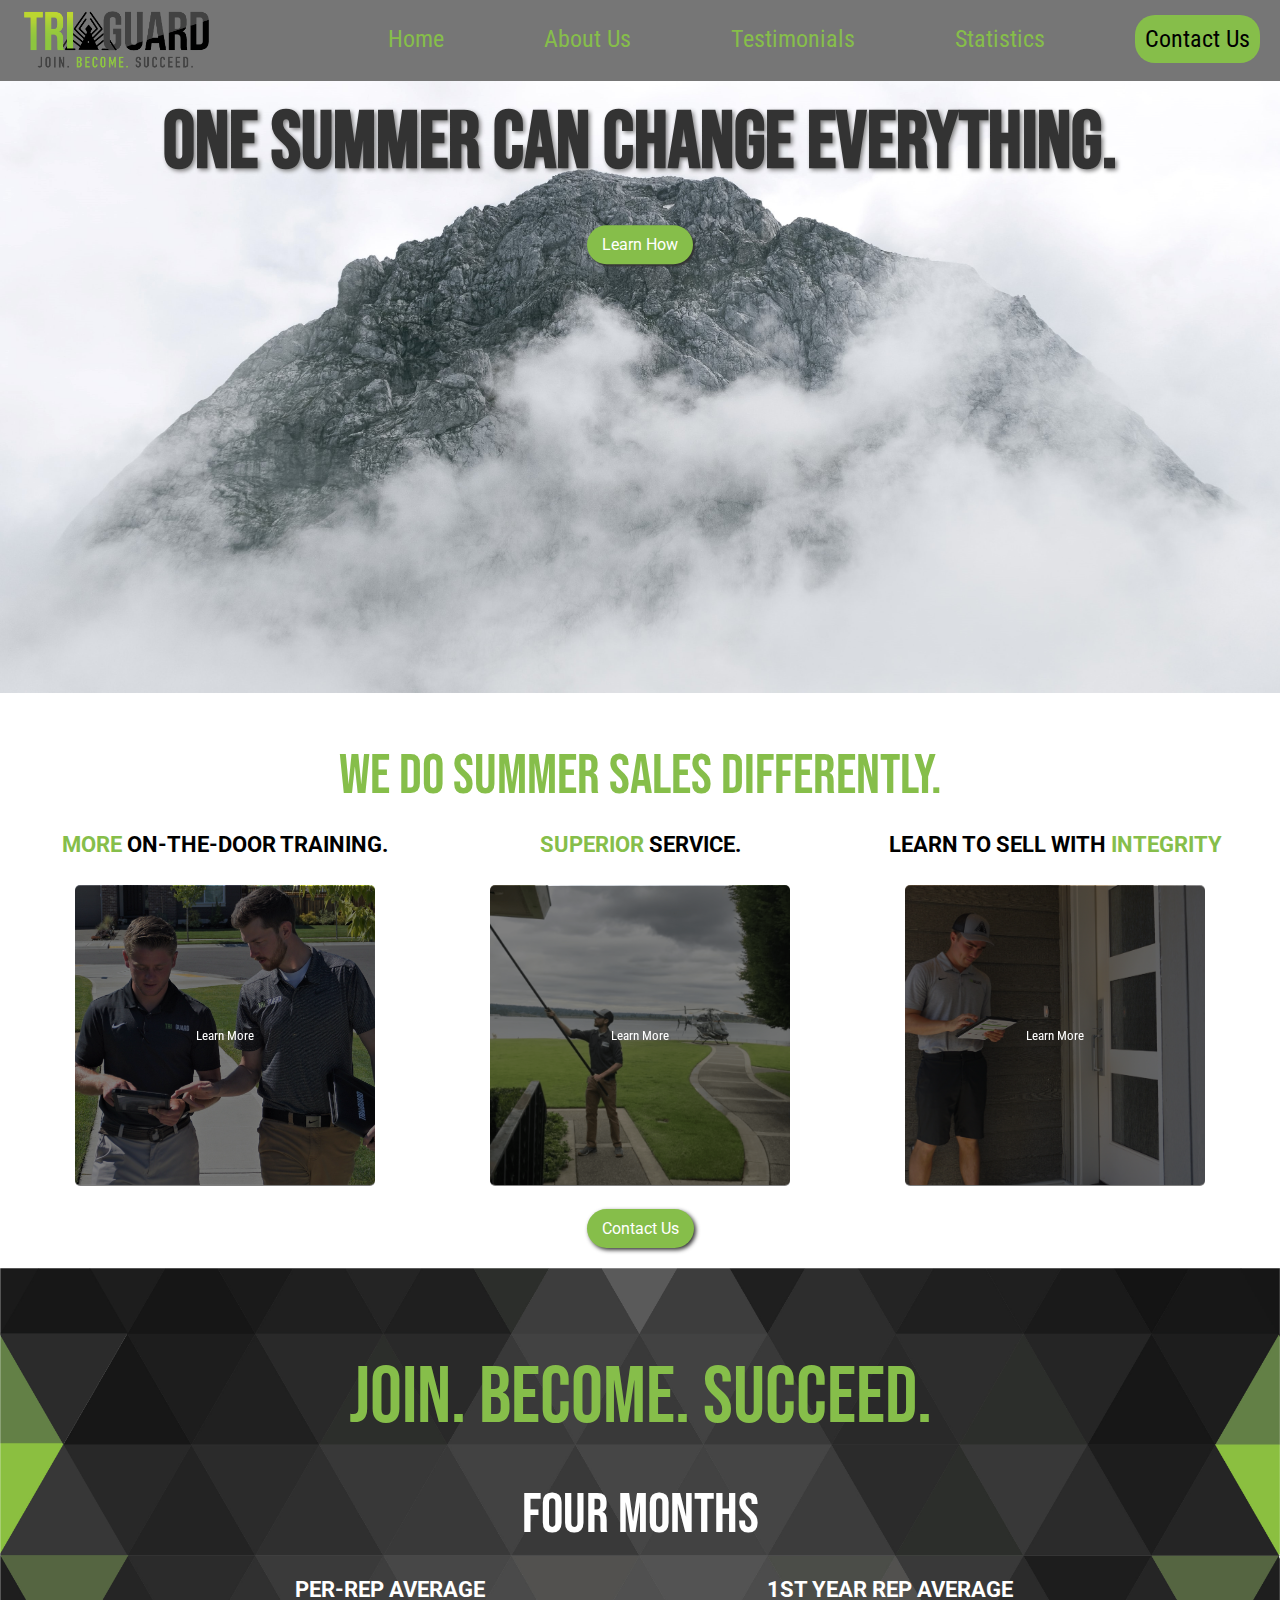
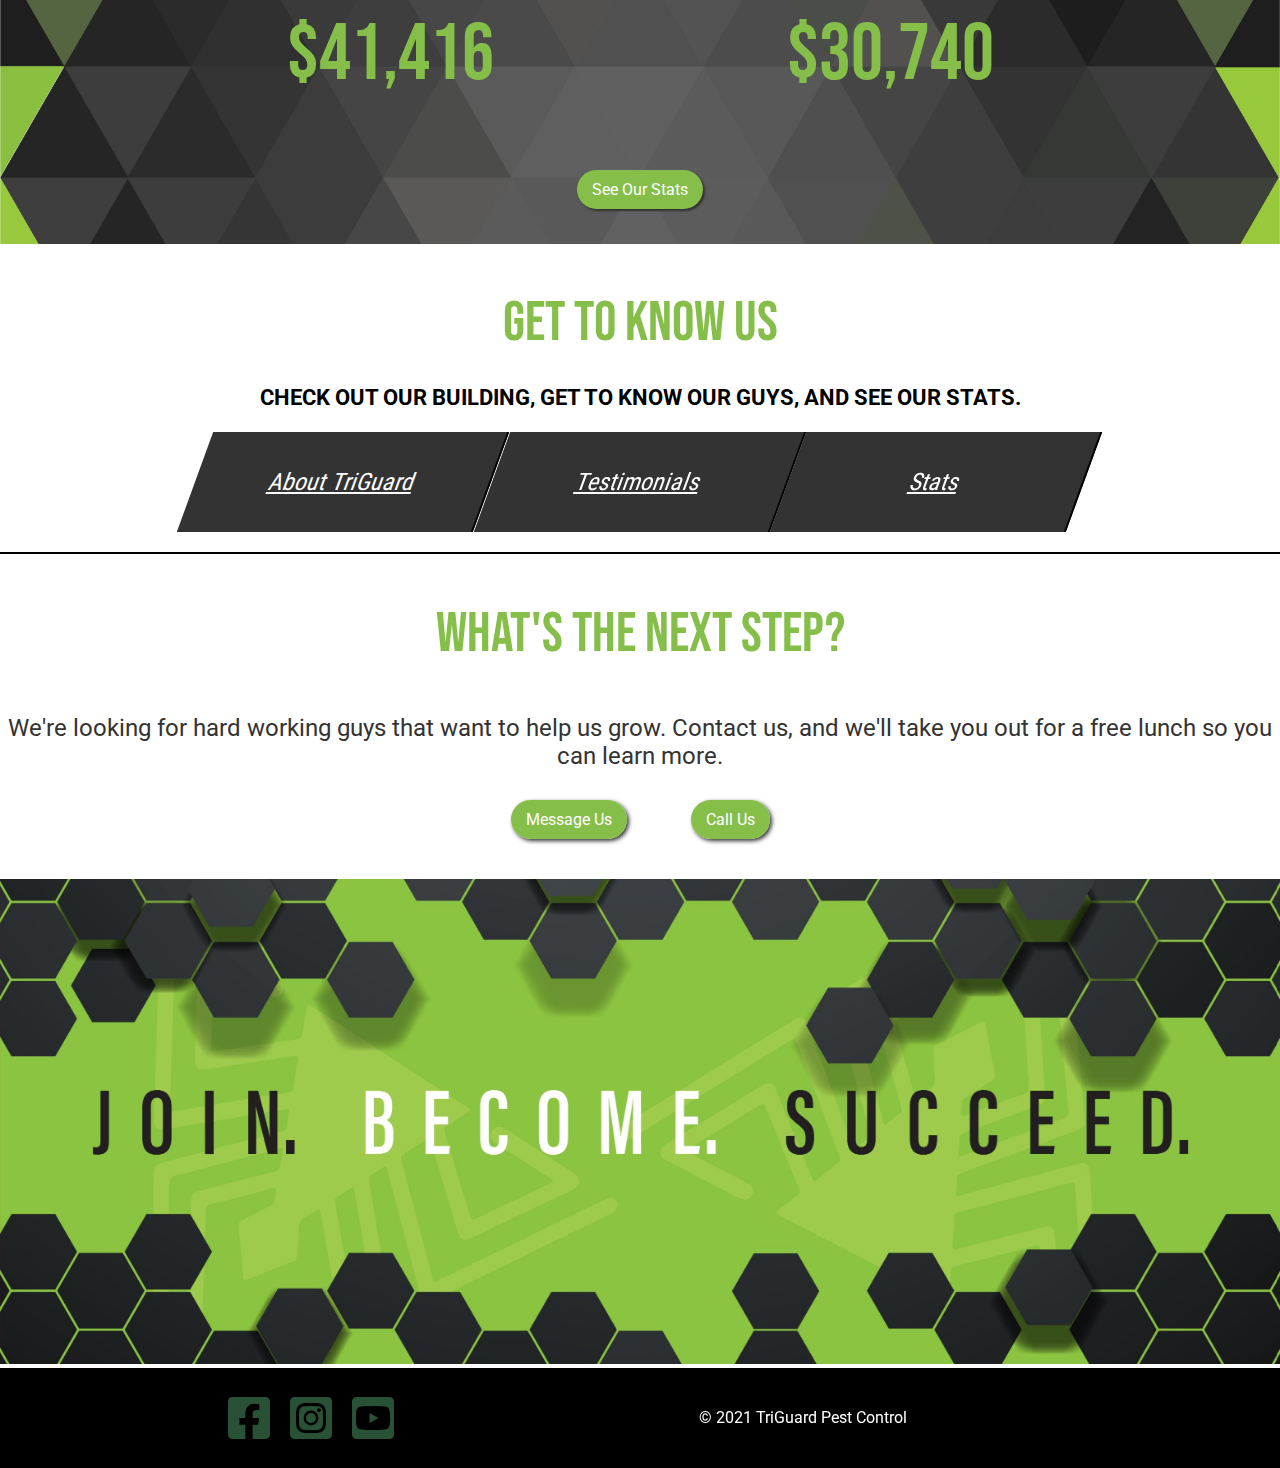
<file: index.html>
<!DOCTYPE html>
<html lang="en">

<head>
  <meta charset="utf-8" />
  <meta name="viewport" content="width=device-width, initial-scale=1, maximum-scale=1, user-scalable=no" />
  <meta http-equiv="X-UA-Compatible" content="IE=edge,chrome=1">
  <meta name="HandheldFriendly" content="true">
  <link rel="icon" href="triguard-web-images/Triguard-spider.png" />

  <title>TriGuard Sales</title>

  <!-- Meta tags for SEO and social sharing -->
  <link rel="canonical" href="https://triguardsales.com" />
  <meta name="description" content="Recruiting website for TriGuard Pest Control door-to-door sales." />
  <meta name="robots" content="index,follow" />
  <meta property="og:title" content="TriGuard Sales" />
  <meta property="og:type" content="article" />
  <meta property="og:url" content="https://triguardsales.com" />
  <meta property="og:description" content="Recruiting website for TriGuard Pest Control door-to-door sales." />
  <meta name="twitter:card" content="summary" />

  <!-- Import the webpage's stylesheet -->
  <link rel="stylesheet" href="style.css" />

  <link rel="stylesheet" href="https://cdnjs.cloudflare.com/ajax/libs/font-awesome/4.7.0/css/font-awesome.min.css">
  <link rel="stylesheet" href="all.min.css">

  <!-- Import the webpage's javascript file -->
  <script src="script.js" defer></script>
</head>

<body>
  <!-- The wrapper and content divs set margins and positioning -->
  <div class="wrapper">

    <!-- This is the start of content for our page -->
    <header>
      <div class="topnav" id="myLinks">
        <img class="logo" src="triguard-web-images/triguard-logo.png" alt="logo">
        <nav>
          <ul>
            <li><a href="index.html">Home</a></li>
            <li><a href="about.html">About Us</a></li>
            <li><a href="testimonials.html">Testimonials</a></li>
            <li><a href="stats.html">Statistics</a></li>
            <li><a href="contact.html" class="contact-pop">Contact Us</a></li>
          </ul>
          <!-- "Hamburger menu" / "Bar icon" to toggle the navigation links -->
          <a href="javascript:void(0);" class="icon" onclick="hamburgerNav()">
            <i class="fa fa-bars"></i>
          </a>
        </nav>
      </div>
    </header>
    <main>
      <div class="banner">
        <h1 class="title">ONE SUMMER CAN CHANGE EVERYTHING.</h1>
        <a class="clickme" href="contact.html">Learn How</a>

        <img src="triguard-web-images/mountain_fog.jpg" class="fog" alt="fog and mountain">
      </div>
      <div class="section1" id="sec1">
        <h2 class="sub-header">
          We do summer sales differently.
        </h2>
        <!-- training -->
        <h3 class="training-h3"><span class="pop">More</span> On-the-door Training.</h3>
        <div class="training">
          <img src="triguard-web-images/training-min.JPG" alt="image">
        </div>

        <button class="centerbutton" data-modal-target="#modal">Learn More</button>
        <div class="modal" id="modal">
          <div class="modal-header">
            <h3>Get the on-the-door training you deserve.</h3>
            <button data-close-button class="close-button">&times;</button>
          </div>
          <div class="modal-img1"><img src="triguard-web-images/training-min.JPG"></div>
          <div class="modal-body">
            In most door-to-door companies, the managers have to compete against you for their own sales. The
            difference with TriGuard is that your managers don’t have to make their own sales, their primary focus is
            on training you. Other companies might give you on-the-door training during your first day or two, but
            your TriGuard managers are available to train you on the doors throughout the entire summer.
          </div>
        </div>
        <div id="overlay"></div>
        <!-- integrity -->
        <h3 class="integrity-h3">Learn to Sell With <span class="pop">Integrity</span></h3>
        <div class="integrity">
          <img src="triguard-web-images/andrew-min.JPG" alt="image">
        </div>
        <button class="centerbutton2" data-modal-target="#modal2">Learn More</button>
        <div class="modal" id="modal2">
          <div class="modal-header">
            <h3>Integrity sells the most.</h3>
            <button data-close-button class="close-button">&times;</button>
          </div>
          <div class="modal-img1"><img src="triguard-web-images/andrew-min.JPG"></div>
          <div class="modal-body">
            Many people believe that in order to succeed in door-to-door sales, you have to be dishonest,
            manipulative, or trick people into buying. At TriGuard, we believe that you should never have to
            compromise your integrity to make a
            sale. We’ll teach you how to be honest and transparent with your customers. Over the years, we have found
            that often the most honest sales reps make the most sales.
          </div>
        </div>
        <!-- service -->
        <h3 class="service-h3"><span class="pop">Superior</span> Service.</h3>
        <div class="service">
          <img src="triguard-web-images/superior_service-min.png" alt="image">
        </div>
        <button class="centerbutton3" data-modal-target="#modal3">Learn More</button>
        <div class="modal" id="modal3">
          <div class="modal-header">
            <h3>Higher quality = higher contract value.</h3>
            <button data-close-button class="close-button">&times;</button>
          </div>
          <div class="modal-img1"><img src="triguard-web-images/superior_service-min.png"></div>
          <div class="modal-body">
            Pest control is a competitive industry, so we pride ourselves in having a top-of-the-line service. We
            train our technicians to go above and beyond on each service, giving you the piece of mind that your
            customers are being taken care of. Because we have a superior service compared to other companies, you can
            count on a higher contract value and higher customer retention.</br>
            Ask your manager about the differences in our service.
          </div>
        </div>
      </div>
      <div class="center-container">
        <a class="contact" href="contact.html">Contact Us</a>
      </div>
      <div class="section2">
        <h2 class="slogan">Join. Become. Succeed.</h2>
        <h2 class="four-months">Four Months</h2>
        <div class="per-rep">
          <h3>Per-Rep Average</h3>
          <h2 class="avg">$41,416</h2>
        </div>
        <div class="first-year">
          <h3>1st Year Rep Average</h3>
          <h2 class="first-year-avg">$30,740</h2>
        </div>
        <a class="stats" href="stats.html">See Our Stats</a>
      </div>
      <div class="section3">
        <h2>Get to know us</h2>
        <h3>Check out our building, get to know our guys, and see our stats.</h3>
        <div class="links">
          <div class="about-link">
            <a href="about.html">About TriGuard</a>
          </div>
          <div class="testimonials-link">
            <a href="testimonials.html">Testimonials</a>
          </div>
          <div class="stats-link">
            <a href="stats.html">Stats</a>
          </div>
        </div>
      </div>
      <div class="section4">
        <h2>What's the next step?</h2>
        <p>We're looking for hard working guys that want to
          help us grow. Contact us, and we'll take you out for a free lunch so you can learn more.</p>
        <a class="message" href="contact.html">Message Us</a>
        <a class="meeting" href="tel:+1(480)-452-3986">Call Us</a>
        <img src="triguard-web-images/slogan.jpg" alt="image">
      </div>
    </main>
  </div>
  <footer class="footer-bottom">
    <div class="container">
      <ul class="social-icons">
        <li><a href="https://www.facebook.com/TriGuardPestControl" target="_blank"><i
              class="fab fa-facebook-square"></i></a>
        </li>
        <li><a href="https://www.instagram.com/triguardsales/" target="_blank"><i
              class="fab fa-instagram-square"></i></a>
        </li>
        <li><a href="https://www.youtube.com/watch?v=EtZL84Ne5-c" target="_blank"><i
              class="fab fa-youtube-square"></i></a>
        </li>
      </ul>
      <div id="footer-info">© 2021 TriGuard Pest Control</div>
    </div>
  </footer>
</body>

</html>
</file>
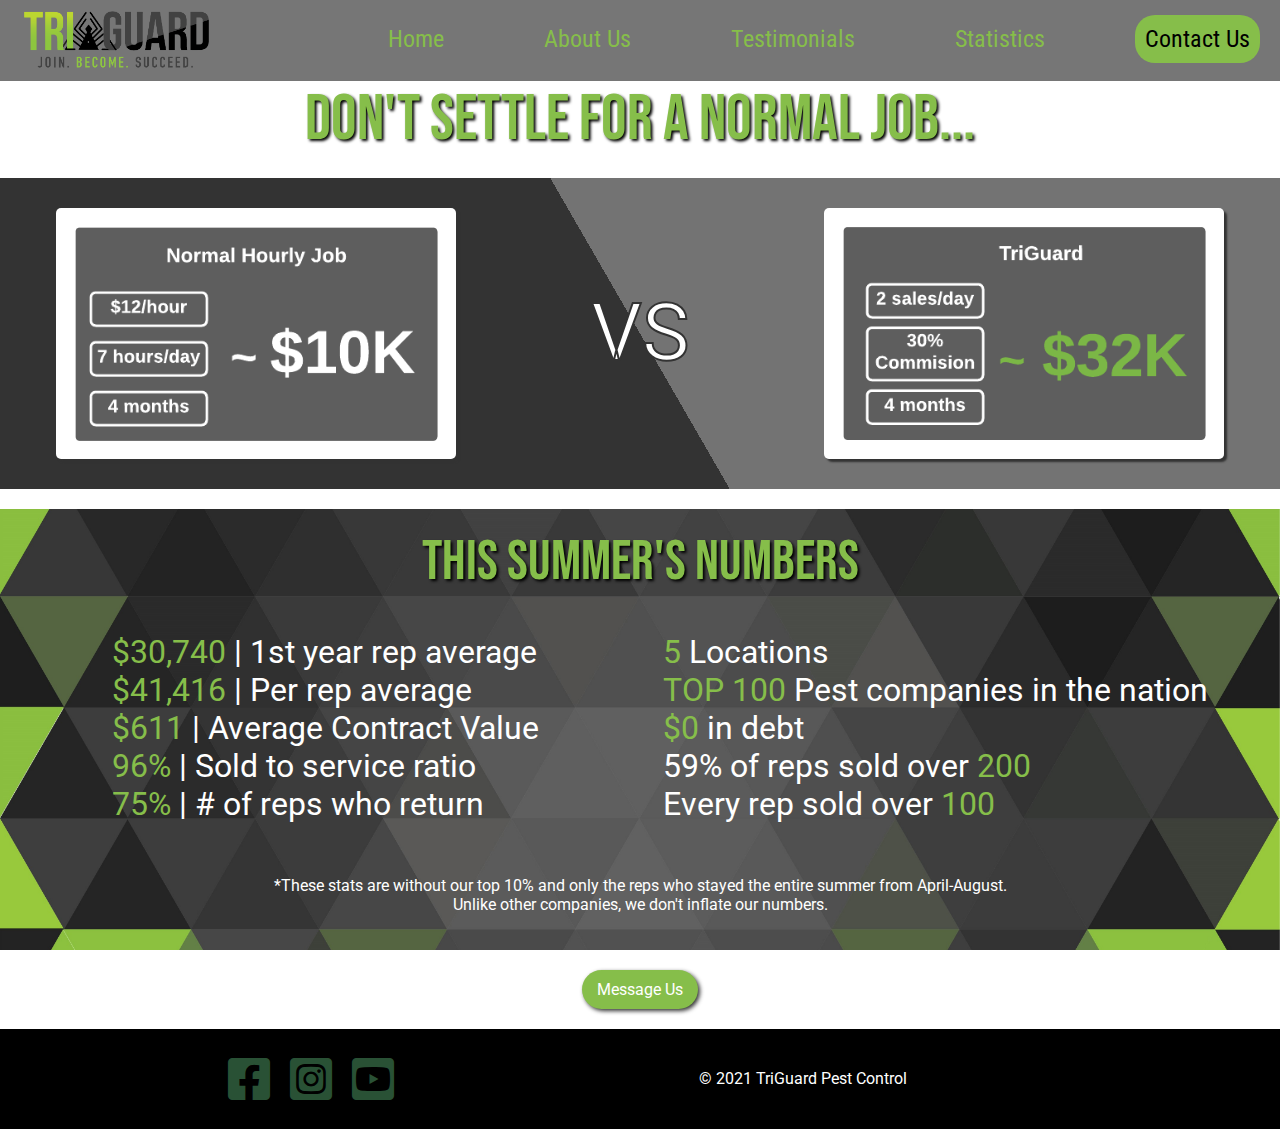
<file: stats.html>
<!DOCTYPE html>
<html lang="en">

<head>
    <meta charset="utf-8" />
    <meta name="viewport" content="width=device-width, initial-scale=1" />
    <link rel="icon" href="triguard-web-images/Triguard-spider.png" />

    <title>TriGuard Sales</title>

    <!-- Meta tags for SEO and social sharing -->
    <link rel="canonical" href="https://triguardsales.com" />
    <meta name="description" content="Recruiting website for TriGuard Pest Control door-to-door sales." />
    <meta name="robots" content="index,follow" />
    <meta property="og:title" content="TriGuard Sales" />
    <meta property="og:type" content="article" />
    <meta property="og:url" content="https://triguardsales.com" />
    <meta property="og:description" content="Recruiting website for TriGuard Pest Control door-to-door sales." />
    <meta name="twitter:card" content="summary" />

    <!-- Import the webpage's stylesheet -->
    <link rel="stylesheet" href="style.css" />

    <link rel="stylesheet" href="https://cdnjs.cloudflare.com/ajax/libs/font-awesome/4.7.0/css/font-awesome.min.css">
    <link rel="stylesheet" href="all.min.css">

    <!-- Import the webpage's javascript file -->
    <script src="script.js" defer></script>
</head>

<body>
    <!-- The wrapper and content divs set margins and positioning -->
    <div>
        <!-- This is the start of content for our page -->
        <header>
            <div class="topnav" id="myLinks">
                <img class="logo" src="triguard-web-images/triguard-logo.png" alt="logo">
                <nav>
                    <ul>
                        <li><a href="index.html">Home</a></li>
                        <li><a href="about.html">About Us</a></li>
                        <li><a href="testimonials.html">Testimonials</a></li>
                        <li><a href="stats.html">Statistics</a></li>
                        <li><a href="contact.html" class="contact-pop">Contact Us</a></li>
                    </ul>
                    <!-- "Hamburger menu" / "Bar icon" to toggle the navigation links -->
                    <a href="javascript:void(0);" class="icon" onclick="hamburgerNav()">
                        <i class="fa fa-bars"></i>
                    </a>
                </nav>
            </div>
        </header>
        <main class="stats-main">
            <h1 class="stats-heading">Don't Settle for a Normal Job...</h1>
            <div class="job">
                <img class="normaljob" src="triguard-web-images/normaljob.png" alt="normal job earnings">
                <p class="vs">VS</p>
                <img class="triguardjob" src="triguard-web-images/triguard-stats.png" alt="triguard average earnings">
            </div>
            <div class="numbers-container">
                <div class="numbers">
                    <h2 class="stats-subheading">This Summer's Numbers</h2>
                    <div class="lists">
                        <div class="stats-list">
                            <ul>
                                <li><span class="pop">$30,740</span> | 1st year rep average </li>
                                <li><span class="pop">$41,416</span> | Per rep average</li>
                                <li><span class="pop">$611</span> | Average Contract Value</li>
                                <li><span class="pop">96%</span> | Sold to service ratio</li>
                                <li><span class="pop">75%</span> | # of reps who return</li>
                            </ul>
                        </div>
                        <div class="stats-list2">
                            <ul>
                                <li><span class="pop">5</span> Locations</li>
                                <li><span class="pop">Top 100</span> Pest companies in the nation</li>
                                <li><span class="pop">$0</span> in debt</li>
                                <li>59% of reps sold over <span class="pop">200</span></li>
                                <li>Every rep sold over <span class="pop">100</span></li>
                            </ul>
                        </div>
                    </div>
                    <p>*These stats are without our top 10% and only the reps who stayed the entire summer from
                        April-August.<br> Unlike other companies, we don't inflate our numbers.</p>
                </div>
            </div>
            <div class="center-container">
                <a class="contact" href="contact.html">Message Us</a>
            </div>
        </main>
    </div>
    <footer class="footer-bottom">
        <div class="container">
            <ul class="social-icons">
                <li><a href="https://www.facebook.com/TriGuardPestControl" target="_blank"><i
                            class="fab fa-facebook-square"></i></a>
                </li>
                <li><a href="https://www.instagram.com/triguardsales/" target="_blank"><i
                            class="fab fa-instagram-square"></i></a>
                </li>
                <li><a href="https://www.youtube.com/watch?v=EtZL84Ne5-c" target="_blank"><i
                            class="fab fa-youtube-square"></i></a>
                </li>
            </ul>
            <div id="footer-info">© 2021 TriGuard Pest Control</div>
        </div>
    </footer>
</body>

</html>
</file>
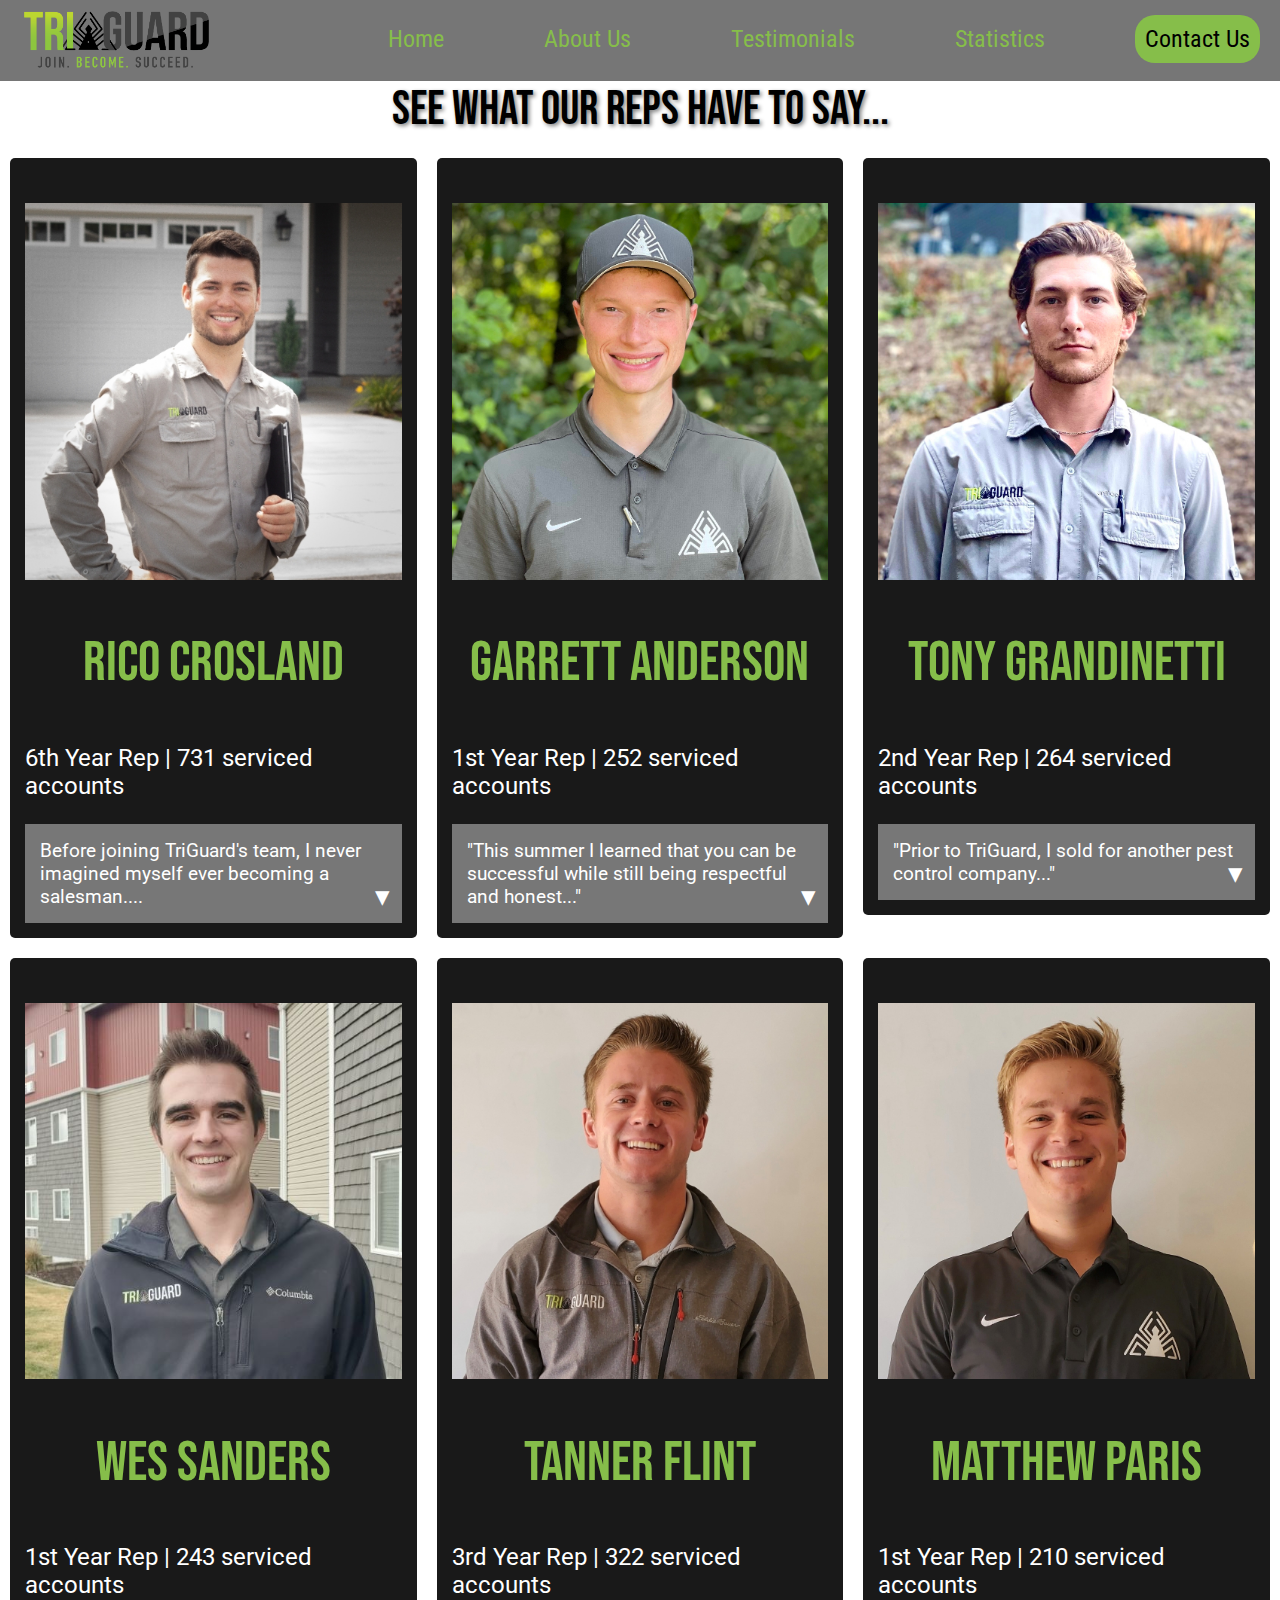
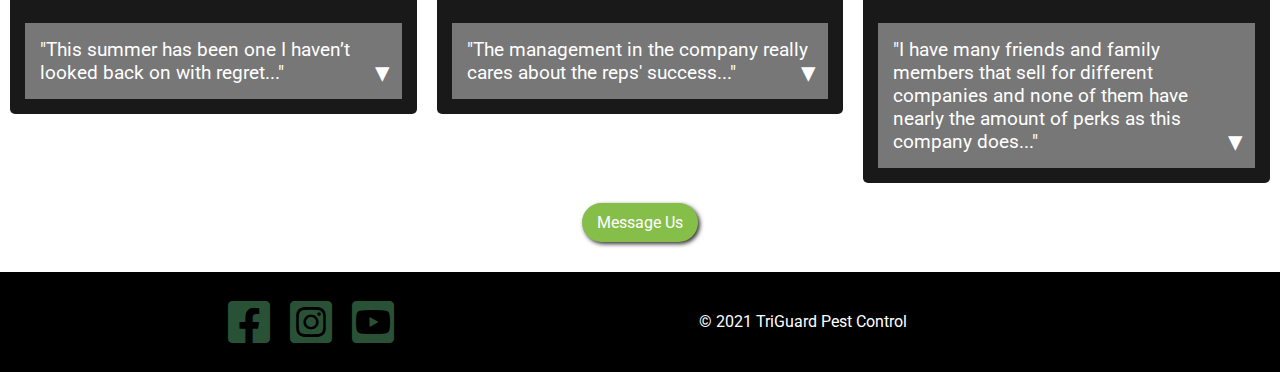
<file: testimonials.html>
<!DOCTYPE html>
<html lang="en">

<head>
    <meta charset="utf-8" />
    <meta name="viewport" content="width=device-width, initial-scale=1" />
    <link rel="icon" href="triguard-web-images/Triguard-spider.png" />

    <title>TriGuard Sales</title>

    <!-- Meta tags for SEO and social sharing -->
    <link rel="canonical" href="https://triguardsales.com" />
    <meta name="description" content="Recruiting website for TriGuard Pest Control door-to-door sales." />
    <meta name="robots" content="index,follow" />
    <meta property="og:title" content="TriGuard Sales" />
    <meta property="og:type" content="article" />
    <meta property="og:url" content="https://triguardsales.com" />
    <meta property="og:description" content="Recruiting website for TriGuard Pest Control door-to-door sales." />
    <meta name="twitter:card" content="summary" />

    <!-- Import the webpage's stylesheet -->
    <link rel="stylesheet" href="style.css" />

    <link rel="stylesheet" href="https://cdnjs.cloudflare.com/ajax/libs/font-awesome/4.7.0/css/font-awesome.min.css">
    <link rel="stylesheet" href="all.min.css">

    <!-- Import the webpage's javascript file -->
    <script src="script.js" defer></script>
    <script src="script2.js" defer></script>
</head>

<body>
    <!-- The wrapper and content divs set margins and positioning -->
    <div>
        <!-- This is the start of content for our page -->
        <header>
            <div class="topnav" id="myLinks">
                <img class="logo" href="index.html" src="triguard-web-images/triguard-logo.png" alt="logo">
                <nav>
                    <ul>
                        <li><a href="index.html">Home</a></li>
                        <li><a href="about.html">About Us</a></li>
                        <li><a href="testimonials.html">Testimonials</a></li>
                        <li><a href="stats.html">Statistics</a></li>
                        <li><a href="contact.html" class="contact-pop">Contact Us</a></li>
                    </ul>
                    <!-- "Hamburger menu" / "Bar icon" to toggle the navigation links -->
                    <a href="javascript:void(0);" class="icon" onclick="hamburgerNav()">
                        <i class="fa fa-bars"></i>
                    </a>
                </nav>
            </div>
        </header>
        <main class="testimonials-main">
            <h1 class="testimonials-title">See What Our Reps Have to Say...</h1>
            <div class="testimonials-grid">
                <div class="rico">
                    <div class="rep-box">
                        <img src="triguard-web-images/rico.jpg" alt="image of sales rep">
                        <h2>Rico Crosland</h2>
                        <p>6th Year Rep | 731 serviced accounts</p>
                        <button tpye="button" class="accordian__button">Before joining TriGuard's team, I never imagined
                            myself ever becoming a salesman....</button>
                        <div class="accordian__content">
                            <p>"Before joining TriGuard's team, I never imagined myself ever becoming a salesman. In
                                fact, I thought sales people were annoying and often times unethical. TriGuard
                                taught me
                                that I don't need to be a typical "Sales Bro" or lower my standards in order to
                                succeed,
                                so I took a risk and signed up.
                                I had a great first summer; I made great money and great memories, all while
                                maintaining
                                my integrity. Now, after a few years with TriGuard, I feel obligated to share my
                                experience with others and allow them to experience the same thing. I love my job
                                and
                                love my company. Give us a shot, and I'm sure you will too."
                            </p>
                        </div>
                    </div>
                </div>
                <div class="garrett">
                    <div class="rep-box">
                        <img src="triguard-web-images/Garrett-Anderson.jpg" alt="image of sales rep">
                        <h2>Garrett Anderson</h2>
                        <p>1st Year Rep | 252 serviced accounts</p>
                        <button tpye="button" class="accordian__button">"This summer I learned that you can be successful while still being
                            respectful and honest..."</button>
                        <div class="accordian__content">
                            <p>"This was my first year selling pest control and I'm very happy I went with TriGuard. I
                                did significantly better than I was expecting and it was because of the support I
                                received from my managers and co-workers. I had 2 managers in my office who were solely
                                dedicated to my success and the success of the other guys selling. Instead of focusing
                                on selling their own accounts, they spent all day making sure everything ran smoothly
                                for us and would come knock with us to help us improve. We also have the best
                                technicians who care about our customers and do a good, thorough job treating homes. One
                                of my main concerns about selling door to door was feeling like I was being dishonest or
                                deceptive. However, this summer I learned that you can be successful while still being
                                respectful and honest. Overall, working for TriGuard has been a great experience and a
                                huge blessing financially. I'm glad I gave summer sales a shot."
                            </p>
                        </div>
                    </div>
                </div>
                <div class="tony">
                    <div class="rep-box">
                        <img src="triguard-web-images/Tony-Grandinetti.jpg" alt="image of sales rep">
                        <h2>Tony Grandinetti</h2>
                        <p>2nd Year Rep | 264 serviced accounts</p>
                        <button tpye="button" class="accordian__button">"Prior to TriGuard, I sold for another pest control company..."</button>
                        <div class="accordian__content">
                            <p>"Prior to TriGuard, I sold for another pest control company. I appreciate that
                                TriGuard is a family owned company that invests in their employees' success both at work
                                and outside of work. I tend to be a little competitive, so I also enjoy the incentives
                                and contests. Prior to coming back this year, I established my overall goals for the
                                season and broke
                                them down to weekly and daily goals. I have always closely tracked my average contract
                                value, daily sales vs. accounts serviced, weekly sales and monthly sales. I focused on
                                removing distractions from meeting my goals and instead focused on consistency. I am
                                constantly looking at ways to better connect with my customers to gain their trust and
                                demonstrate value in our service. I seek feedback from my peers and am willing to help
                                others when needed. I also like to work closely with our techs to let them know we
                                appreciate them taking care of the customers."
                            </p>
                        </div>
                    </div>
                </div>
                <div class="wes">
                    <div class="rep-box">
                        <img src="triguard-web-images/wes.jpeg" alt="image of sales rep">
                        <h2>Wes Sanders</h2>
                        <p>1st Year Rep | 243 serviced accounts</p>
                        <button tpye="button" class="accordian__button">"This summer has been one I haven’t
                            looked back on with regret..."</button>
                        <div class="accordian__content">
                            <p>"Working for TriGuard has been rewarding to say the least. The experiences I have earned
                                not only reflect monetary value but practical skills as well. Some of the things I feel
                                like I have learned include: having an increased ability to concur challenging goals no
                                matter how many voices are telling you that you can’t do it, increased confidence when
                                it comes to speaking or presenting myself, and the ability to take no for an answer and
                                be okay with that. The culture here is hard work with a fun environment and plenty of
                                rewarding incentives and fun company activities. This summer has been one I haven’t
                                looked back on with regret."
                            </p>
                        </div>
                    </div>
                </div>
                <div class="tanner">
                    <div class="rep-box">
                        <img src="triguard-web-images/tanner2.jpg" alt="image of sales rep">
                        <h2>Tanner Flint</h2>
                        <p>3rd Year Rep | 322 serviced accounts</p>
                        <button tpye="button" class="accordian__button">"The management in the company
                            really cares about the reps' success..."</button>
                        <div class="accordian__content">
                            <p>I've been with TriGuard for 3 years now and I love it. The company is very supportive and
                                has really great training. My second summer, I made 4 times more money that I did my
                                first summer. The company didn't only help me with sales, but they have helped me start
                                my own side business, helped me purchase a vehicle, and have taught me about investments
                                and how to use money wisely to get me ahead in life. The management in the company
                                really cares about the reps' success. Super fun summer with great incentives and great
                                things to learn.
                            </p>
                        </div>
                    </div>
                </div>
                <div class="matt">
                    <div class="rep-box">
                        <img src="triguard-web-images/matt.jpg" alt="image of sales rep">
                        <h2>Matthew Paris</h2>
                        <p>1st Year Rep | 210 serviced accounts</p>
                        <button tpye="button" class="accordian__button">"I have many friends and
                            family members that sell for different companies and none of them have nearly the amount
                            of perks as this company does..."</button>
                        <div class="accordian__content">
                            <p>"I first came in touch with TriGuard at Walmart where I was working, I met one of the
                                managers of TriGuard who quickly became my friend. The first thing that I noticed was
                                the honesty he had about the job and it’s requirements while recruiting me, I was able
                                to quickly get to know the company and all the fun things we do. I have many friends and
                                family members that sell for different companies and none of them have nearly the amount
                                of perks as this company does. This company is definitely one of the best and I am so
                                glad that I chose to work for TriGuard."
                            </p>
                        </div>
                    </div>
                </div>
            </div>
            <div class="center-container">
                <a class="contact" href="contact.html">Message Us</a>
            </div>
        </main>
    </div>
    <footer class="footer-bottom">
        <div class="container">
            <ul class="social-icons">
                <li><a href="https://www.facebook.com/TriGuardPestControl" target="_blank"><i
                            class="fab fa-facebook-square"></i></a>
                </li>
                <li><a href="https://www.instagram.com/triguardsales/" target="_blank"><i
                            class="fab fa-instagram-square"></i></a>
                </li>
                <li><a href="https://www.youtube.com/watch?v=EtZL84Ne5-c" target="_blank"><i
                            class="fab fa-youtube-square"></i></a>
                </li>
            </ul>
            <div id="footer-info">© 2021 TriGuard Pest Control</div>
        </div>
    </footer>
</body>

</html>
</file>
<file: style.css>
/* Import fonts */

  @import url("https://fonts.googleapis.com/css2?family=Roboto+Condensed:wght@700&display=swap");
  @import url("https://fonts.googleapis.com/css2?family=Roboto&display=swap");
  @import url("https://fonts.googleapis.com/css2?family=Bebas+Neue&display=swap");
  @import url("https://fonts.googleapis.com/css2?family=Roboto+Slab&display=swap");
  /* default values set as CSS variables */

  :root {
    --color-bg: #295135;
    --color-text-main: #000000;
    --color-primary: #86be4a;
    --wrapper-height: 87vh;
    --image-max-width: 300px;
    --image-margin: 3rem;
  }

  /* Basic page style resets */

  [hidden] {
    display: none !important;
  }

  h1, h2 {
    font-family: 'Bebas Neue', sans-serif;
  }

  ul {
    list-style: none;
  }

  .logo {
    width: 200px;
    float: left;
    margin-left: 20px;
  }

  html {
    font-size: 100%;
  }

  @media (min-width: 640px) {
    body {
      font-size: 1rem;
    }
  }

  /* Navigation grid */

  nav {
    float: right;
  }

  nav ul {
    margin: 0;
    padding: 0;
    list-style: none;
  }

  nav li {
    float: left;
    margin-left: 70px;
    padding-top: 25px;
    margin-right: 20px;
    position: relative;
  }

  nav a {
    font-family: 'Roboto Condensed', sans-serif;
    color: var(--color-primary);
    font-size: 1.5em;
    text-decoration: none;
    padding: 10px;
    margin-left: -10px;
  }

  @media screen and (max-width: 1275px) and (min-width: 840px) {
    nav a {
      font-size: 1.5vw;
      padding: 5px;
      margin-left: -25px;
    }
  }

  nav a:hover {
    color: #000000;
  }

  nav a::before {
    content: '';
    display: block;
    height: 5px;
    background-color: var(--color-primary);
    position: absolute;
    width: 0%;
    top: 0;
    transition: all ease-in-out 250ms;
  }

  nav a:hover::before {
    width: 100%;
  }

  .contact-pop {
    color: #000;
    background-color: var(--color-primary);
    border-radius: 20px;
  }

  /* Hide the link that should open and close the topnav on small screens */

  .topnav .icon {
    display: none;
  }

  .topnav .icon:hover {
    color: black;
  }

  .container {
    width: 90%;
    margin: 0 auto;
    padding: 0;
  }

  header {
    background: #767676;
    position: fixed;
    top: 0;
    width: 100%;
    z-index: 3;
  }

  header::after {
    content: '';
    display: table;
    clear: both;
  }

  main {
    margin-top: 81px;
  }

  body {
    margin: 0;
    font-family: 'Roboto', sans-serif;
    background-color: #FFFFFF;
  }

  p {
    /* font-family: 'Roboto Slab', serif; */
    font-size: 1.5em;
    color: #333333;
  }

  img {
    max-width: 100%;
    height: auto;
  }

  .banner {
    position: relative;
  }

  /* Page structure */

  .wrapper {
    min-height: var(--wrapper-height);
    display: grid;
    place-items: center;
  }

  .fog {
    max-width: 100%;
  }

  .clickme {
    color: #FFFFFF;
    text-decoration: none;
    position: absolute;
    border-radius: 20px;
    padding: 10px 15px;
    background-color: var(--color-primary);
    box-shadow: 2px 2px 2px #333333;
    top: 25%;
    left: 50%;
    transform: translate(-50%, -25%);
  }

  .clickme:hover {
    background-color: #333333;
  }

  /* Subheading */

  h2 {
    color: var(--color-primary);
    font-size: 3.5em;
    font-weight: lighter;
  }

  h3 {
    font-size: 1.4em;
    text-align: center;
    text-transform: uppercase;
  }

  .title {
    position: absolute;
    text-align: center;
    color: #333333;
    font-size: 5em;
    top: -40px;
    left: 50%;
    transform: translate(-50%);
    width: 100%;
    text-shadow: 2px 2px 4px gray;
  }

  button {
    font-family: 'Roboto Condensed', sans-serif;
  }

  .pop {
    color: var(--color-primary);
    text-transform: uppercase;
  }

  .modal {
    position: fixed;
    top: 50%;
    left: 50%;
    transform: translate(-50%, -50%) scale(0);
    transition: 200ms ease-in-out;
    border: 1px solid black;
    border-radius: 10px;
    z-index: 10;
    background-color: #FFFFFF;
    width: 800px;
    max-width: 80%;
  }

  .modal.active {
    transform: translate(-50%, -50%) scale(1);
  }

  .modal-header {
    padding: 10px 15px;
    display: flex;
    justify-content: space-between;
    align-items: center;
    /* border-bottom: 1px solid black; */
  }

  .modal-header h3 {
    text-align: center;
  }

  .modal-header .training-h3 {
    font-weight: bold;
  }

  .modal-header .close-button {
    cursor: pointer;
    border: none;
    outline: none;
    background: none;
    font-weight: bold;
    font-size: 1.25rem;
  }

  .modal-img1 {
    float: left;
    padding: 0 20px 5px 20px;
  }

  .modal-body {
    padding: 10px 15px;
    font-size: 1.25rem;
  }

  #overlay {
    position: fixed;
    opacity: 0;
    transition: 200ms ease-in-out;
    top: 0;
    left: 0;
    right: 0;
    bottom: 0;
    background-color: rgba(0, 0, 0, .9);
    pointer-events: none;
  }

  #overlay.active {
    opacity: 1;
    pointer-events: all;
  }

  .section1 img {
    margin-top: 3px;
    width: 300px;
    border-radius: 5px;
  }

  .section1 {
    display: grid;
    grid-template-columns: 1fr 1fr 1fr;
    justify-content: center;
    align-items: center;
    grid-gap: 25px;
    margin-right: 30px;
    margin-left: 30px;
    margin-bottom: 20px;
  }

  .sub-header {
    grid-row: 1/2;
    grid-column: 1/4;
    justify-self: center;
    text-transform: uppercase;
  }

  .training {
    grid-column: 1/2;
    grid-row: 2/3;
    justify-self: center;
  }

  .service {
    grid-column: 2/3;
    grid-row: 2/3;
    justify-self: center;
  }

  .integrity {
    grid-column: 3/4;
    grid-row: 2/3;
    justify-self: center;
  }

  .training-h3 {
    grid-column: 1/2;
    grid-row: 1/2;
    align-self: flex-end;
    justify-self: center;
    margin-bottom: 0;
  }

  .service-h3 {
    grid-column: 2/3;
    grid-row: 1/2;
    align-self: flex-end;
    justify-self: center;
    margin-bottom: 0;
  }

  .integrity-h3 {
    grid-column: 3/4;
    grid-row: 1/2;
    align-self: flex-end;
    justify-self: center;
    margin-bottom: 0;
  }

  .centerbutton {
    grid-column: 1/2;
    grid-row: 2/3;
    top: 50%;
    left: 50%;
    height: 300px;
    width: 300px;
    justify-self: center;
    z-index: 2;
    border: none;
    background-color: rgba(0, 0, 0, .5);
    border-radius: 5px;
    color: #FFFFFF;
    cursor: pointer;
  }

  .centerbutton2 {
    grid-column: 3/4;
    grid-row: 2/3;
    top: 50%;
    left: 50%;
    height: 300px;
    width: 300px;
    justify-self: center;
    z-index: 2;
    border: none;
    background-color: rgba(0, 0, 0, .5);
    border-radius: 5px;
    color: #FFFFFF;
    cursor: pointer;
  }

  .centerbutton3 {
    grid-column: 2/3;
    grid-row: 2/3;
    top: 50%;
    left: 50%;
    height: 300px;
    width: 300px;
    justify-self: center;
    z-index: 2;
    border: none;
    background-color: rgba(0, 0, 0, .5);
    border-radius: 5px;
    color: #FFFFFF;
    cursor: pointer;
  }

  .centerbutton:hover, .centerbutton2:hover, .centerbutton3:hover {
    background-color: rgba(33, 33, 33, 0.0);
    text-decoration: underline;
  }

  .section1-button {
    grid-row: 3/4;
    grid-column: 2/3;
    justify-self: center;
  }

  /* Section 2*/

  .section2 {
    margin: 20px 0;
    text-align: center;
    background-color: #000000;
    padding: 15px;
    display: grid;
    grid-template-columns: 1fr 1fr 1fr 1fr 1fr;
    grid-area: 10px;
    background-image: url(triguard-web-images/triangle-background-4.jpg);
    background-size: cover;
  }

  .slogan {
    grid-column: 1/6;
    grid-row: 1/2;
    font-size: 5em;
  }

  .four-months {
    grid-column: 1/6;
    grid-row: 2/3;
    color: #fff;
    margin: -30px auto 5px;
  }

  .per-rep {
    grid-column: 2/3;
    grid-row: 3/4;
  }

  .first-year {
    grid-column: 4/5;
    grid-row: 3/4;
  }

  .avg, .first-year-avg {
    font-size: 5em;
    margin-top: 20px;
  }

  .section2 h3 {
    color: #FFFFFF;
    margin-bottom: -15px;
  }

  .section2 p {
    color: #fff;
    padding: 30px;
  }

  .stats {
    grid-row: 4/5;
    grid-column: 3/4;
    color: #FFFFFF;
    text-decoration: none;
    padding: 10px 15px;
    margin-bottom: 20px;
    background-color: var(--color-primary);
    border-radius: 20px;
    border: none;
    box-shadow: 2px 2px 2px #333333;
    justify-self: center;
  }

  .stats:hover {
    opacity: 0.95;
    box-shadow: 1px 1px 7px rgba(0, 0, 0, 0.5);
    cursor: pointer;
  }

  /* Section 3*/

  .section3 {
    margin: auto;
    text-align: center;
    border-bottom: 2px solid #000;
    justify-items: center;
  }

  .section3 h3 {
    margin-top: -20px;
  }

  .links {
    display: flex;
    justify-content: center;
    margin-bottom: 20px;
  }

  .links a {
    font-family: 'Roboto Condensed', sans-serif;
    font-size: 1.5em;
    color: #fff;
    background: #333333;
    border-right: solid 2px black;
    transform: skewX(-20deg);
    width: 23vw;
    height: 100px;
    display: flex;
    justify-content: center;
    align-items: center;
    text-decoration: underline;
    cursor: pointer;
    overflow: hidden;
  }

  .section3 a:hover {
    transform: scale(1.1) skewX(-20deg);
    box-shadow: 0 0 10px rgba(0, 0, 0, 0.5);
  }

  /*Section 4*/

  .section4 {
    text-align: center;
  }

  .section4 p {
    margin: 40px 0;
  }

  .section4 img {
    width: 100%;
    margin-top: 50px;
  }

  .message {
    color: #FFFFFF;
    border-radius: 20px;
    text-decoration: none;
    padding: 10px 15px;
    background-color: var(--color-primary);
    box-shadow: 2px 2px 4px #333333;
    margin-right: 30px;
  }

  .meeting {
    color: #FFFFFF;
    border-radius: 20px;
    text-decoration: none;
    padding: 10px 15px;
    background-color: var(--color-primary);
    box-shadow: 2px 2px 4px #333333;
    margin-left: 30px;
  }

  .message:hover, .meeting:hover {
    opacity: 0.95;
    box-shadow: 1px 1px 7px rgba(0, 0, 0, 0.5);
  }

  /*---------------------- About Us Tab --------------------------------*/

  .group-img {
    max-width: 100%;
  }

  .about h1 {
    color: #333333;
    font-size: 4rem;
    font-weight: lighter;
    text-align: center;
    text-shadow: 2px 2px 4px gray;
  }

  .about-h3 {
    font-family: 'Bebas Neue', sans-serif;
    font-size: 3.5rem;
    font-weight: lighter;
    color: var(--color-primary);
  }

  .about p {
    text-align: center;
  }

  @media screen and (min-width: 1000px) {
    .about {
      max-height: 600px;
      margin: 0 100px;
    }
  }

  .about-margin {
    margin: 0 3px;
  }

  .about-grid {
    display: grid;
    grid-template-columns: 1fr 400px 1fr 400px 1fr;
    justify-content: center;
    align-items: center;
  }

  .about-main h2 {
    overflow: hidden;
    text-align: center;
  }

  .about-main h2:before, .about-main h2:after {
    background-color: #333;
    content: "";
    display: inline-block;
    height: 2px;
    position: relative;
    vertical-align: middle;
    width: 50%;
  }

  .about-main h2:before {
    right: 0.5em;
    margin-left: -50%;
  }

  .about-main h2:after {
    left: 0.5em;
    margin-right: -50%;
  }

  .building-box {
    grid-column: 2/3;
    margin: 0 10px;
    text-align: center;
  }

  .reps-box {
    grid-column: 4/5;
    margin: 0 10px;
    text-align: center;
  }

  .building {
    width: 300px;
    border-radius: 3px;
    cursor: pointer;
    transition: 300ms;
  }

  .building:hover {
    box-shadow: 0 4px 8px 0 rgba(0, 0, 0, 0.2), 0 6px 20px 0 rgba(0, 0, 0, 0.19);
  }

  .reps {
    width: 300px;
    height: 260px;
    border-radius: 3px;
    cursor: pointer;
    transition: 300ms;
  }

  .reps:hover {
    box-shadow: 0 4px 8px 0 rgba(0, 0, 0, 0.2), 0 6px 20px 0 rgba(0, 0, 0, 0.19);
  }

  .column {
    padding: 0 8px;
  }

  /* Modal Content */

  .myModal {
    display: none;
    position: fixed;
    z-index: 1;
    padding-top: 100px;
    left: 0;
    top: 0;
    width: 100%;
    height: 100%;
    overflow: auto;
    background-color: black;
  }

  .modal-content {
    position: relative;
    background-color: #fefefe;
    margin: auto;
    padding: 0;
    width: 90%;
    max-width: 1200px;
  }

  .close {
    color: white;
    position: absolute;
    top: 100px;
    right: 15px;
    font-size: 35px;
    font-weight: bold;
    z-index: 2;
  }

  .close:hover, .close:focus {
    color: #999;
    text-decoration: none;
    cursor: pointer;
  }

  .mySlides {
    display: none;
  }

  .prev, .next {
    cursor: pointer;
    position: absolute;
    top: 50%;
    width: auto;
    padding: 16px;
    margin-top: -50px;
    color: white;
    font-weight: bold;
    font-size: 20px;
    transition: 0.6s ease;
    border-radius: 0 3px 3px 0;
    user-select: none;
    -webkit-user-select: none;
  }

  /* Position the "next button" to the right */

  .next {
    right: 0;
    border-radius: 3px 0 0 3px;
  }

  .prev:hover, .next:hover {
    background-color: rgba(0, 0, 0, 0.8);
  }

  .numbertext {
    color: #f2f2f2;
    font-size: 12px;
    padding: 8px 12px;
    position: absolute;
    top: 0;
  }

  .caption-container {
    text-align: center;
    background-color: black;
    padding: 2px 16px;
    color: white;
  }

  img.demo {
    opacity: 0.6;
    width: 25%;
    float: left;
  }

  .active, .demo:hover {
    opacity: 1;
  }

  img.hover-shadow {
    transition: 0.3s;
  }

  .hover-shadow:hover {
    box-shadow: 0 4px 8px 0 rgba(0, 0, 0, 0.2), 0 6px 20px 0 rgba(0, 0, 0, 0.19);
  }

  @media screen and (min-width: 1000px) {
    .locations-container {
      margin: 0 200px;
    }
  }

  .locations img {
    width: 100%;
  }

  .activities, .activities-2 {
    display: flex;
    justify-content: space-evenly;
    margin-bottom: 20px;
  }

  .activities img {
    width: 30vw;
    height: auto;
  }

  .activities-2 img {
    width: 30vw;
    height: auto;
  }

  .videos {
    display: flex;
    justify-content: space-evenly;
    position: relative;
    padding-bottom: 20px;
  }

  .videos iframe {
    max-width: 80%;
    margin: 0 10px;
  }

  .center-container {
    display: flex;
    justify-content: center;
    margin-bottom: 20px;
  }

  .contact {
    border-radius: 20px;
    color: #FFFFFF;
    text-decoration: none;
    padding: 10px 15px;
    background-color: var(--color-primary);
    box-shadow: 2px 2px 4px #333333;
    display: flex;
    justify-content: center;
    margin: 0 50px;
  }

  .contact:hover {
    opacity: 0.95;
    box-shadow: 1px 1px 7px rgba(0, 0, 0, 0.5);
  }

  /*---------------------- Testimonials Tab --------------------------------*/

  .testimonials-main {
    /* background-color: var(--color-bg);
    background-image: -webkit-linear-gradient(30deg, var(--color-bg) 50%, #fff 50%); */
    padding-bottom: 10px;
    width: 100%;
  }

  .testimonials-main h1 {
    font-weight: lighter;
  }

  .testimonials-main p {
    color: #fff;
    text-align: left;
  }

  .testimonials-title {
    text-align: center;
    font-size: 3rem;
    margin: 10px 0 0;
    text-shadow: 2px 2px 4px gray;
  }

  .testimonials-grid img {
    max-width: 100%;
    margin-top: 30px;
  }

  .testimonials-grid {
    display: grid;
    grid-template-columns: 1fr 1fr 1fr;
    grid-gap: 20px;
    text-align: center;
    padding: 0 10px;
    margin: 20px auto;
  }

  .rep-box {
    background-color: rgba(0, 0, 0, 0.9);
    border-radius: 5px;
    padding: 15px;
  }

  .rico {
    grid-column: 1/2;
    grid-row: 1/2;
  }

  .accordian__button {
    font-family: 'Roboto', sans-serif;
    font-size: 1.2rem;
    display: block;
    width: 100%;
    padding: 15px;
    border: none;
    outline: none;
    cursor: pointer;
    background: #777;
    color: #fff;
    text-align: left;
  }

  .accordian__button::after {
    content: '\25be';
    float: right;
    transform: scale(1.5);
  }

  .accordian__button--active+.accordian__content {
    display: block;
  }

  .accordian__button--active {
    background: #777;
  }

  .accordian__button--active::after {
    content: '\25b4';
  }

  .accordian__content {
    display: none;
    overflow: auto;

    padding: 0 15px;
    background: rgba(0, 0, 0, 0, .9);
  }

  /*------------------------------------Stats---------------------------------- */
  .stats-heading {
    color: var(--color-primary);
    font-size: 4em;
    font-weight: lighter;
    text-align: center;
    text-shadow: 2px 2px 3px black;
    margin: 20px 0;
    /* background-image: url(triguard-web-images/triangle-background-4.1.jpg); */
    background-size: 100%;
  }

  .stats-subheading {
    text-shadow: 2px 2px 3px black;
    margin-bottom: 0;
    margin-top: 0px;
    padding-top: 20px;
  }


  .job {
    display: grid;
    margin: 20px 0;
    grid-template-columns: 1fr 1fr 1fr 1fr 1fr;
    align-items: center;
    background-image: -webkit-linear-gradient(30deg, #333 50%, #737373 50%);
  }

  .job img {
    margin: 30px 0;
    width: 400px;
    padding: 0;
    box-shadow: 3px 3px 2px #333333;
    border-radius: 5px;
  }

  .normaljob {
    grid-column: 1/3;
    justify-self: center;
  }

  .vs {
    font-size: 5em;
    justify-self: center;
    grid-column: 3/4;
    -webkit-text-fill-color: white;
    /* Will override color (regardless of order) */
    -webkit-text-stroke-width: 2px;
    -webkit-text-stroke-color: #333333;
  }

  .triguardjob {
    grid-column: 4/6;
    justify-self: center;
  }

  .numbers-container {
    background-image: url(triguard-web-images/triangle-background-4.1.jpg);
    background-size: 100%;
    background-position-y: center;
    margin-bottom: 20px;
    padding: 0 30px 20px;
  }

  .numbers {
    text-align: center;
  }

  @media screen and (min-width: 840px) {
    .lists {
      display: flex;
      justify-content: space-between;
    }
  }

  .stats-list, .stats-list2 {
    color: #fff;
    padding: 0 20px;
    margin: 5px auto;
    text-align: left;
    font-size: 2rem;
  }

  .numbers p {
    font-size: 1rem;
    color: #fff;
  }

  /*------------------------------------Contact Form---------------------------------- */
  .contact-main {
    margin: 100px 20px;
  }

  .contact-main h2, .contact-main h3 {
    text-align: center;
    margin: 0;
  }

  .contact-h2 {
    color: #333333;
    font-size: 3rem;
  }

  .contact-h3 {
    color: var(--color-primary);
    text-transform: none;
  }

  .form-container {
    border-radius: 5px;
    background-color: #f2f2f2;
    padding: 20px;
    margin: 20px 20px;
  }

  .contact-sections {
    padding: 5px;
  }

  .contact-sections:after {
    content: "";
    display: table;
    clear: both;
  }

  label {
    display: block;
    /* font-family: 'Aleo'; */
    font-size: 1.25em;
    float: left;
    width: 25%;
    margin-top: 10px;
  }

  input, select, textarea {
    border-radius: 4px;
    border: 1px solid #ccc;
    box-sizing: border-box;
    font-size: 1.25em;
    width: 75%;
    font-family: 'Aleo';
    padding: 8px;
    float: left;
    margin-top: 6px;
  }

  textarea {
    height: 250px;
  }

  input[type=submit] {
    background-color: var(--color-primary);
    color: white;
    padding: 12px 20px;
    border: none;
    border-radius: 4px;
    cursor: pointer;
    float: right;
    width: 100px;
  }

  input[type=submit]:hover {
    background-color: var(--color-bg);
  }

  @media screen and (max-width: 600px) {
    select, textarea, input, label, input[type=submit] {
      width: 100%;
      margin-top: 0;
    }
  }

  /*Footer*/

  .footer-bottom {
    width: 100%;
    background-color: #000000;
  }

  .fab {
    color: #295135;
  }

  .fa-facebook-square, .fa-instagram-square, .fa-youtube-square {
    font-size: 3em;
  }

  #footer-info {
    color: #FFFFFF;
    margin-top: 40px;
  }

  .social-icons {
    display: flex;
    flex-flow: row;
  }

  .social-icons li {
    margin: 10px;
  }

  .container {
    display: flex;
    justify-content: space-around;
    position: relative;
    text-align: center;
    width: 80%;
    max-width: 1080px;
    margin: 0 0 0 30px;
  }

  .paintinglink a{
    color: #000000;
    text-decoration: none;
  }

  /*Responsive for mobile devices*/

  @media screen and (max-width: 840px) {
    .stats-main {
      margin-top: 100px;
    }

    .section1, .section2, .section3, .section4 {
      display: block;
      text-align: center;
    }

    .about-grid {
      display: block;
    }

    .banner {
      display: block;
    }

    .testimonials-grid {
      display: inline-block;
    }

  }

  @media screen and (max-width: 840px) {
    header {
      background-color: #767676;
    }

    .logo {
      width: 150px;
    }

    .topnav a {
      display: none;
    }

    .topnav a.icon {
      float: right;
      display: block;
    }

    nav li {
      padding: 3px;
      margin: 0;
    }

    nav a::before {
      display: none;
    }

    .fog {
      min-height: 300px;
    }

    .title {
      font-size: 3.5em;
      padding: 5px 0;
    }

    .clickme {
      top: 75%;
    }

    .stats-heading {
      margin-top: -40px;
      background-image: none;
    }

    .section2 {
      background-image: url(triguard-web-images/triangle-background-2.jpg);
    }

    .links a {
      font-size: 1.1rem;
    }

    .centerbutton, .centerbutton2, .centerbutton3 {
      height: 30px;
    }

    .numbers-container {
      display: block;
      background: url(triguard-web-images/triangular-background-4.jpg);
    }

    .vs {
      font-size: 4em;
      margin: 0;
      -webkit-text-stroke-width: 0;
    }

    .job {
      display: block;
      background-image: -webkit-linear-gradient(90deg, #333 50%, #737373 50%);
      text-align: center;
    }

    .job img {
      box-shadow: none;
    }

    .rep-box {
      width: 90%;
      margin: 20px auto;
    }

    .fun {
      display: block;
      text-align: center;
    }

    .videos {
      display: block;
    }

    .videos iframe {
      max-width: 90%;
    }

  }

  /* The "responsive" class is added to the topnav with JavaScript when the user clicks on the icon. This class makes the topnav look good on small screens (display the links vertically instead of horizontally) */

  @media screen and (max-width: 840px) {
    .topnav.responsive {
      position: relative;
    }

    .topnav.responsive a.icon {
      position: absolute;
      right: 0;
      top: 0;
    }

    .topnav.responsive a {
      float: none;
      display: block;
      text-align: center;
    }
  }

  @media (min-device-width:600px) {
    img[data-src-600px] {
      content: attr(data-src-600px, url);
    }
  }

  @media (min-device-width:800px) {
    img[data-src-800px] {
      content: attr(data-src-800px, url);
    }
  }
</file>
